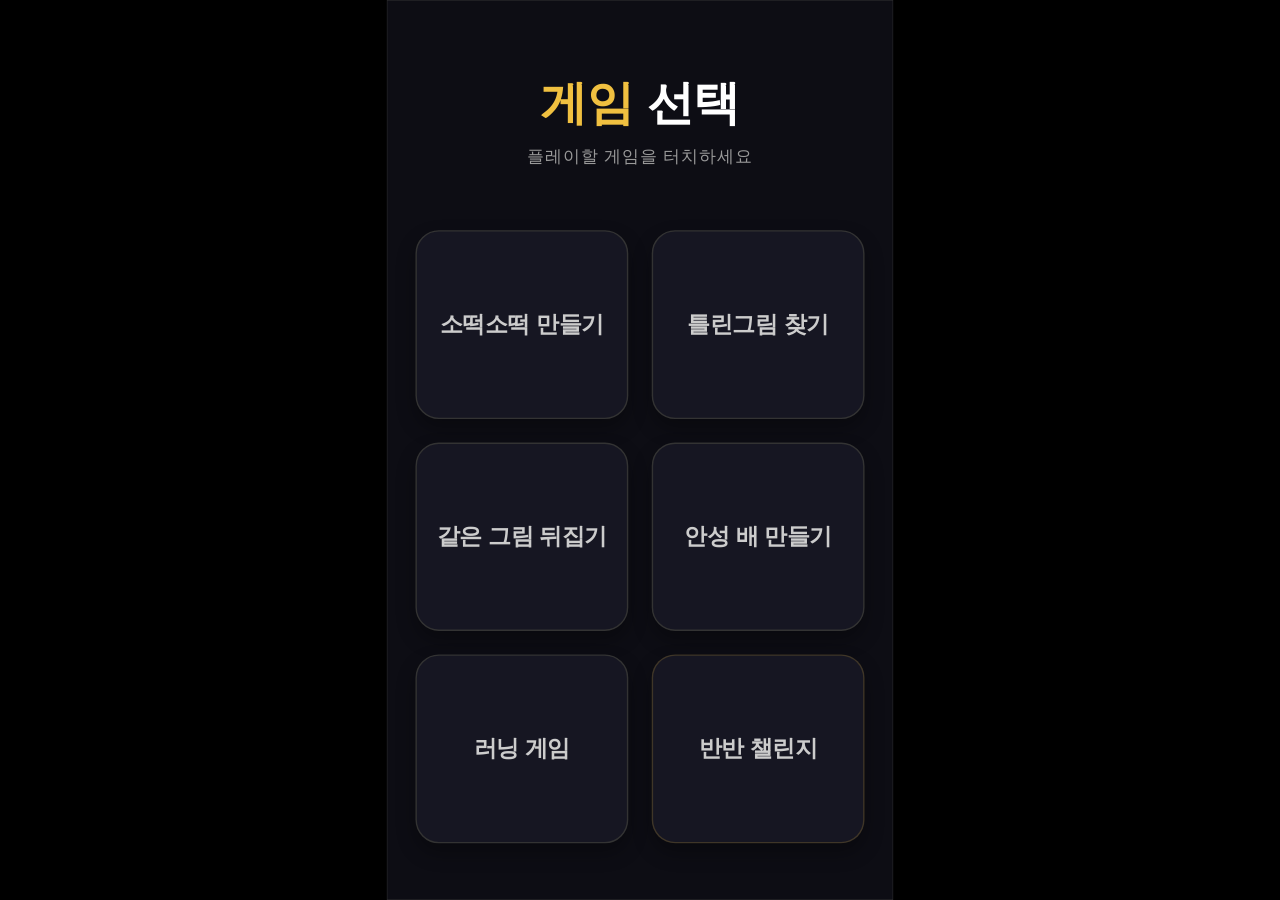
<file: index.html>
<!DOCTYPE html>
<html lang="ko">
<head>
    <meta charset="UTF-8">
    <meta name="viewport" content="width=device-width, initial-scale=1.0">
    <title>Kiosk Game Selection</title>
    <link rel="stylesheet" href="style.css">
</head>
<body>

    <div class="kiosk-wrapper">
        <header class="kiosk-header">
            <h1><span>게임</span> 선택</h1>
            <p>플레이할 게임을 터치하세요</p>
        </header>

        <main class="game-grid">
            <button class="game-item" onclick="location.href='Games/sotteok-game/index.html'">
                <span>소떡소떡 만들기</span>
            </button>
            <button class="game-item" onclick="location.href='Games/spot-difference-game/index.html'">
                <span>틀린그림 찾기</span>
            </button>
            <button class="game-item" onclick="location.href='Games/card-flip-game/index.html'">
                <span>같은 그림 뒤집기</span>
            </button>
            <button class="game-item" onclick="location.href='Games/suika-game/index.html'">
                <span>안성 배 만들기</span>
            </button>
            <button class="game-item" onclick="location.href='Games/new-run-game/index.html'">
                <span>러닝 게임</span>
            </button>
            <button class="game-item highlight" onclick="location.href='Games/half-cutting-game/index.html'">
                <span>반반 챌린지</span>
            </button>
        </main>
    </div>

    <script src="script.js"></script>
</body>
</html>
</file>
<file: style.css>
/* 1. 기본 설정 및 키오스크 캔버스 고정 */
* {
    margin: 0;
    padding: 0;
    box-sizing: border-box;
    font-family: 'Pretendard', 'Malgun Gothic', sans-serif;
    -webkit-tap-highlight-color: transparent;
    user-select: none;
}

body {
    background-color: #000;
    display: flex;
    justify-content: center;
    align-items: center;
    height: 100vh;
    overflow: hidden;
}

/* 1080x1920 FHD 영역 - 절반자르기 배경색 계열 적용 */
.kiosk-wrapper {
    width: 1080px;
    height: 1920px;
    background: #0d0d14; /* 게임 배경색과 통일 */
    display: flex;
    flex-direction: column;
    position: relative;
    border: 1px solid #333;
}

/* 2. 헤더 디자인 - 절반자르기 텍스트 스타일 적용 */
.kiosk-header {
    width: 100%;
    height: 450px; /* 상단 여백 확보 */
    display: flex;
    flex-direction: column;
    justify-content: center;
    align-items: center;
    padding-top: 60px;
}

.kiosk-header h1 {
    font-size: 100px;
    font-weight: 800;
    color: #ffffff;
    margin-bottom: 20px;
}

.kiosk-header h1 span {
    color: #f0c040; /* 포인트 골드 컬러 */
}

.kiosk-header p {
    font-size: 36px;
    color: #999;
    letter-spacing: 2px;
}

/* 3. 게임 그리드 */
.game-grid {
    flex: 1;
    display: grid;
    grid-template-columns: repeat(2, 1fr);
    grid-template-rows: repeat(3, 1fr);
    gap: 50px;
    padding: 40px 60px 120px 60px;
}

/* 4. 개별 게임 버튼 (사각형 UI) - 결과창의 .srow 스타일 계승 */
.game-item {
    background-color: #161622;
    border: 3px solid #333;
    border-radius: 50px;
    display: flex;
    justify-content: center;
    align-items: center;
    cursor: pointer;
    transition: all 0.2s ease;
    box-shadow: 0 20px 40px rgba(0,0,0,0.3);
}

.game-item span {
    font-size: 48px;
    font-weight: 700;
    color: #ccc;
    word-break: keep-all;
    line-height: 1.3;
}

/* 5. 인터랙션 (터치 피드백) - 게임 내 버튼 스타일 적용 */
.game-item:active {
    transform: scale(0.95);
    background-color: #1e1e2c;
    border-color: #f0c040;
}

.game-item:active span {
    color: #f0c040;
}

/* 특수 강조 버튼 (예: 메인 게임) */
.game-item.highlight {
    border-color: #f0c04030;
}
</file>
